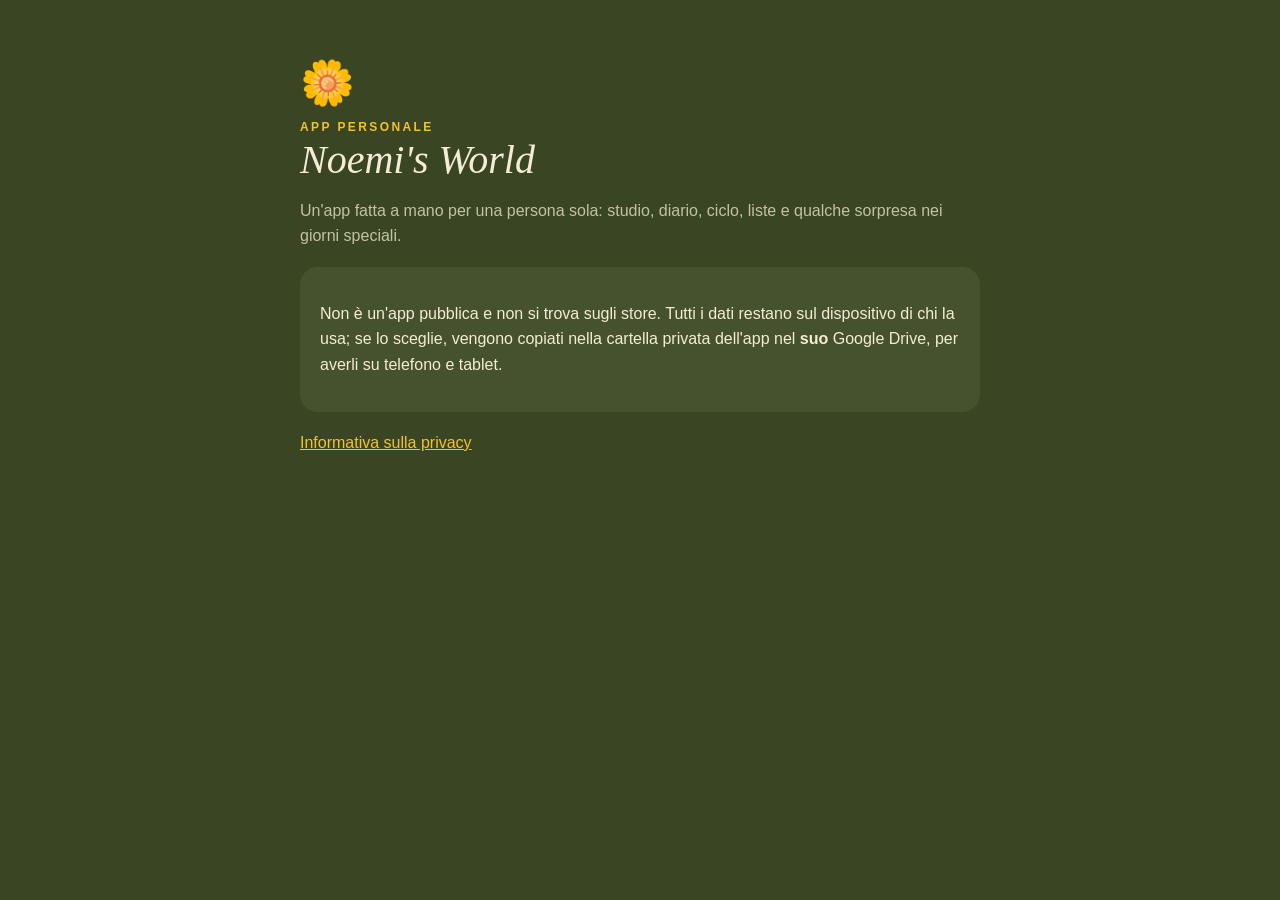
<file: index.html>
<!doctype html>
<html lang="it">
<head>
<meta charset="utf-8">
<meta name="viewport" content="width=device-width, initial-scale=1">
<title>Noemi's World</title>
<link rel="stylesheet" href="style.css">
</head>
<body>
<main>
  <div class="daisy">🌼</div>
  <div class="kick">App personale</div>
  <h1>Noemi's World</h1>
  <p class="muted">Un'app fatta a mano per una persona sola: studio, diario, ciclo, liste e qualche sorpresa nei giorni speciali.</p>
  <div class="card">
    <p>Non è un'app pubblica e non si trova sugli store. Tutti i dati restano sul dispositivo di chi la usa; se lo sceglie, vengono copiati
    nella cartella privata dell'app nel <b>suo</b> Google Drive, per averli su telefono e tablet.</p>
  </div>
  <p><a href="privacy.html">Informativa sulla privacy</a></p>
</main>
</body>
</html>
</file>
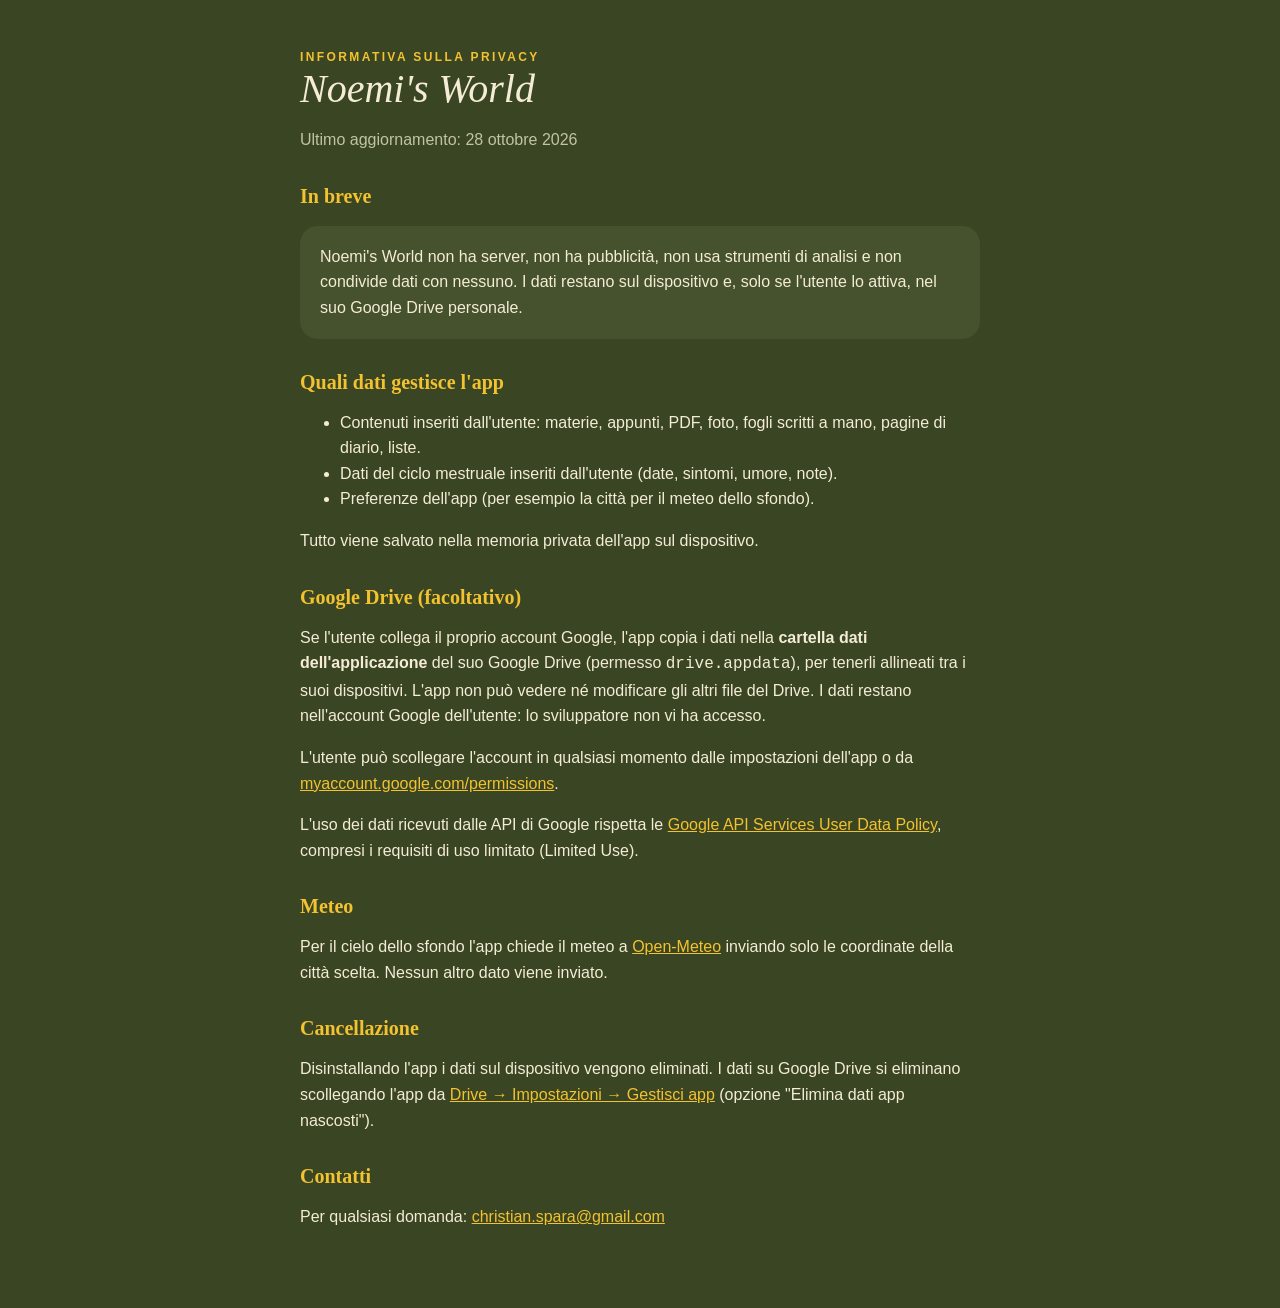
<file: privacy.html>
<!doctype html>
<html lang="it">
<head>
<meta charset="utf-8">
<meta name="viewport" content="width=device-width, initial-scale=1">
<title>Privacy – Noemi's World</title>
<link rel="stylesheet" href="style.css">
</head>
<body>
<main>
  <div class="kick">Informativa sulla privacy</div>
  <h1>Noemi's World</h1>
  <p class="muted">Ultimo aggiornamento: 28 ottobre 2026</p>

  <h2>In breve</h2>
  <div class="card">
    Noemi's World non ha server, non ha pubblicità, non usa strumenti di analisi e non condivide dati con nessuno.
    I dati restano sul dispositivo e, solo se l'utente lo attiva, nel suo Google Drive personale.
  </div>

  <h2>Quali dati gestisce l'app</h2>
  <ul>
    <li>Contenuti inseriti dall'utente: materie, appunti, PDF, foto, fogli scritti a mano, pagine di diario, liste.</li>
    <li>Dati del ciclo mestruale inseriti dall'utente (date, sintomi, umore, note).</li>
    <li>Preferenze dell'app (per esempio la città per il meteo dello sfondo).</li>
  </ul>
  <p>Tutto viene salvato nella memoria privata dell'app sul dispositivo.</p>

  <h2>Google Drive (facoltativo)</h2>
  <p>Se l'utente collega il proprio account Google, l'app copia i dati nella <b>cartella dati dell'applicazione</b> del suo Google Drive
  (permesso <code>drive.appdata</code>), per tenerli allineati tra i suoi dispositivi. L'app non può vedere né modificare gli altri file del Drive.
  I dati restano nell'account Google dell'utente: lo sviluppatore non vi ha accesso.</p>
  <p>L'utente può scollegare l'account in qualsiasi momento dalle impostazioni dell'app o da
  <a href="https://myaccount.google.com/permissions">myaccount.google.com/permissions</a>.</p>
  <p>L'uso dei dati ricevuti dalle API di Google rispetta le
  <a href="https://developers.google.com/terms/api-services-user-data-policy">Google API Services User Data Policy</a>,
  compresi i requisiti di uso limitato (Limited Use).</p>

  <h2>Meteo</h2>
  <p>Per il cielo dello sfondo l'app chiede il meteo a <a href="https://open-meteo.com">Open-Meteo</a> inviando solo le coordinate della città
  scelta. Nessun altro dato viene inviato.</p>

  <h2>Cancellazione</h2>
  <p>Disinstallando l'app i dati sul dispositivo vengono eliminati. I dati su Google Drive si eliminano scollegando l'app da
  <a href="https://drive.google.com/drive/settings">Drive → Impostazioni → Gestisci app</a> (opzione "Elimina dati app nascosti").</p>

  <h2>Contatti</h2>
  <p>Per qualsiasi domanda: <a href="mailto:christian.spara@gmail.com">christian.spara@gmail.com</a></p>
</main>
</body>
</html>
</file>
<file: style.css>
:root { --bg:#3A4523; --card:#46522D; --cream:#F4ECD6; --daisy:#F2C230; --muted:#C2C3A6; }
* { box-sizing: border-box; }
body { margin: 0; background: var(--bg); color: var(--cream); font: 16px/1.6 -apple-system, "Segoe UI", Roboto, sans-serif; }
main { max-width: 720px; margin: 0 auto; padding: 48px 20px 64px; }
h1 { font: italic 500 40px/1.1 Georgia, serif; margin: 0 0 6px; }
h2 { font: 600 20px Georgia, serif; color: var(--daisy); margin: 32px 0 8px; }
.kick { color: var(--daisy); font-size: 12px; letter-spacing: 2.4px; text-transform: uppercase; font-weight: 700; }
p, li { color: var(--cream); }
.muted { color: var(--muted); }
.card { background: var(--card); border-radius: 18px; padding: 18px 20px; margin: 18px 0; }
a { color: var(--daisy); }
.daisy { font-size: 44px; }
</file>
